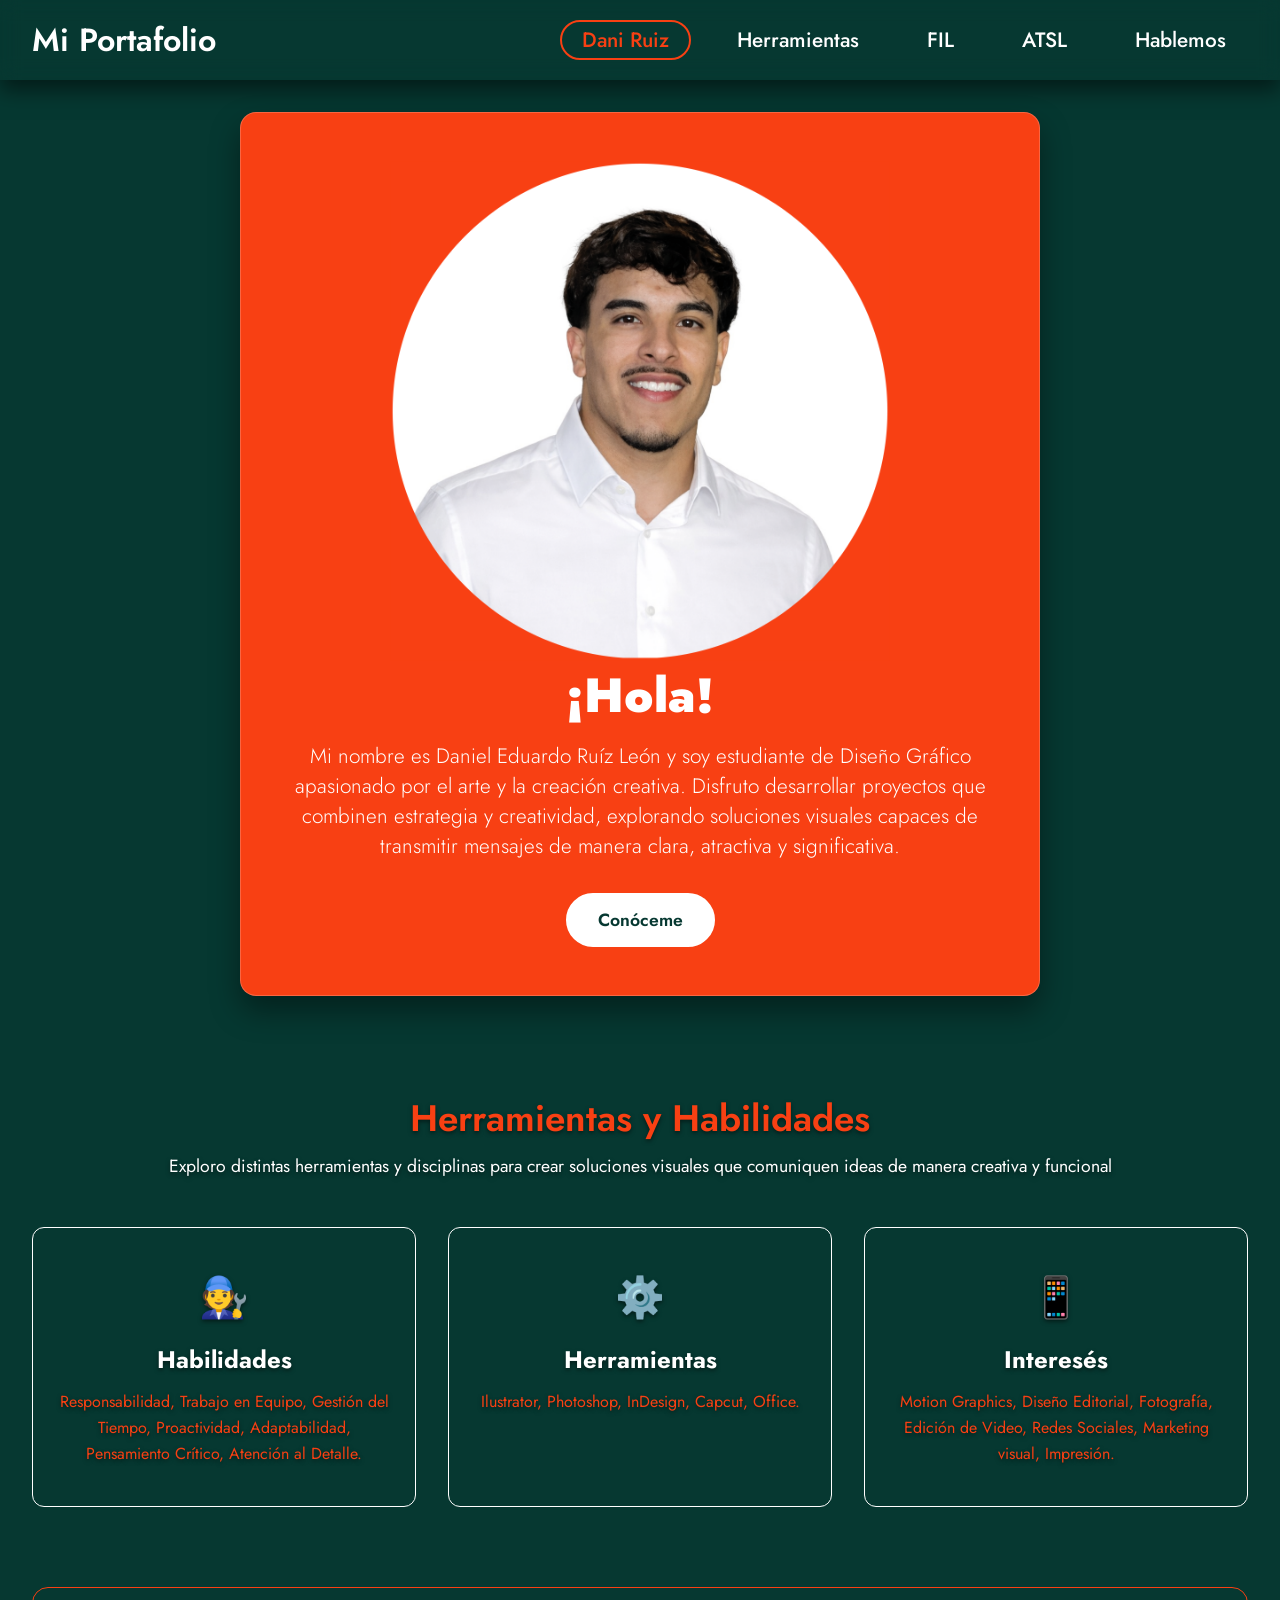
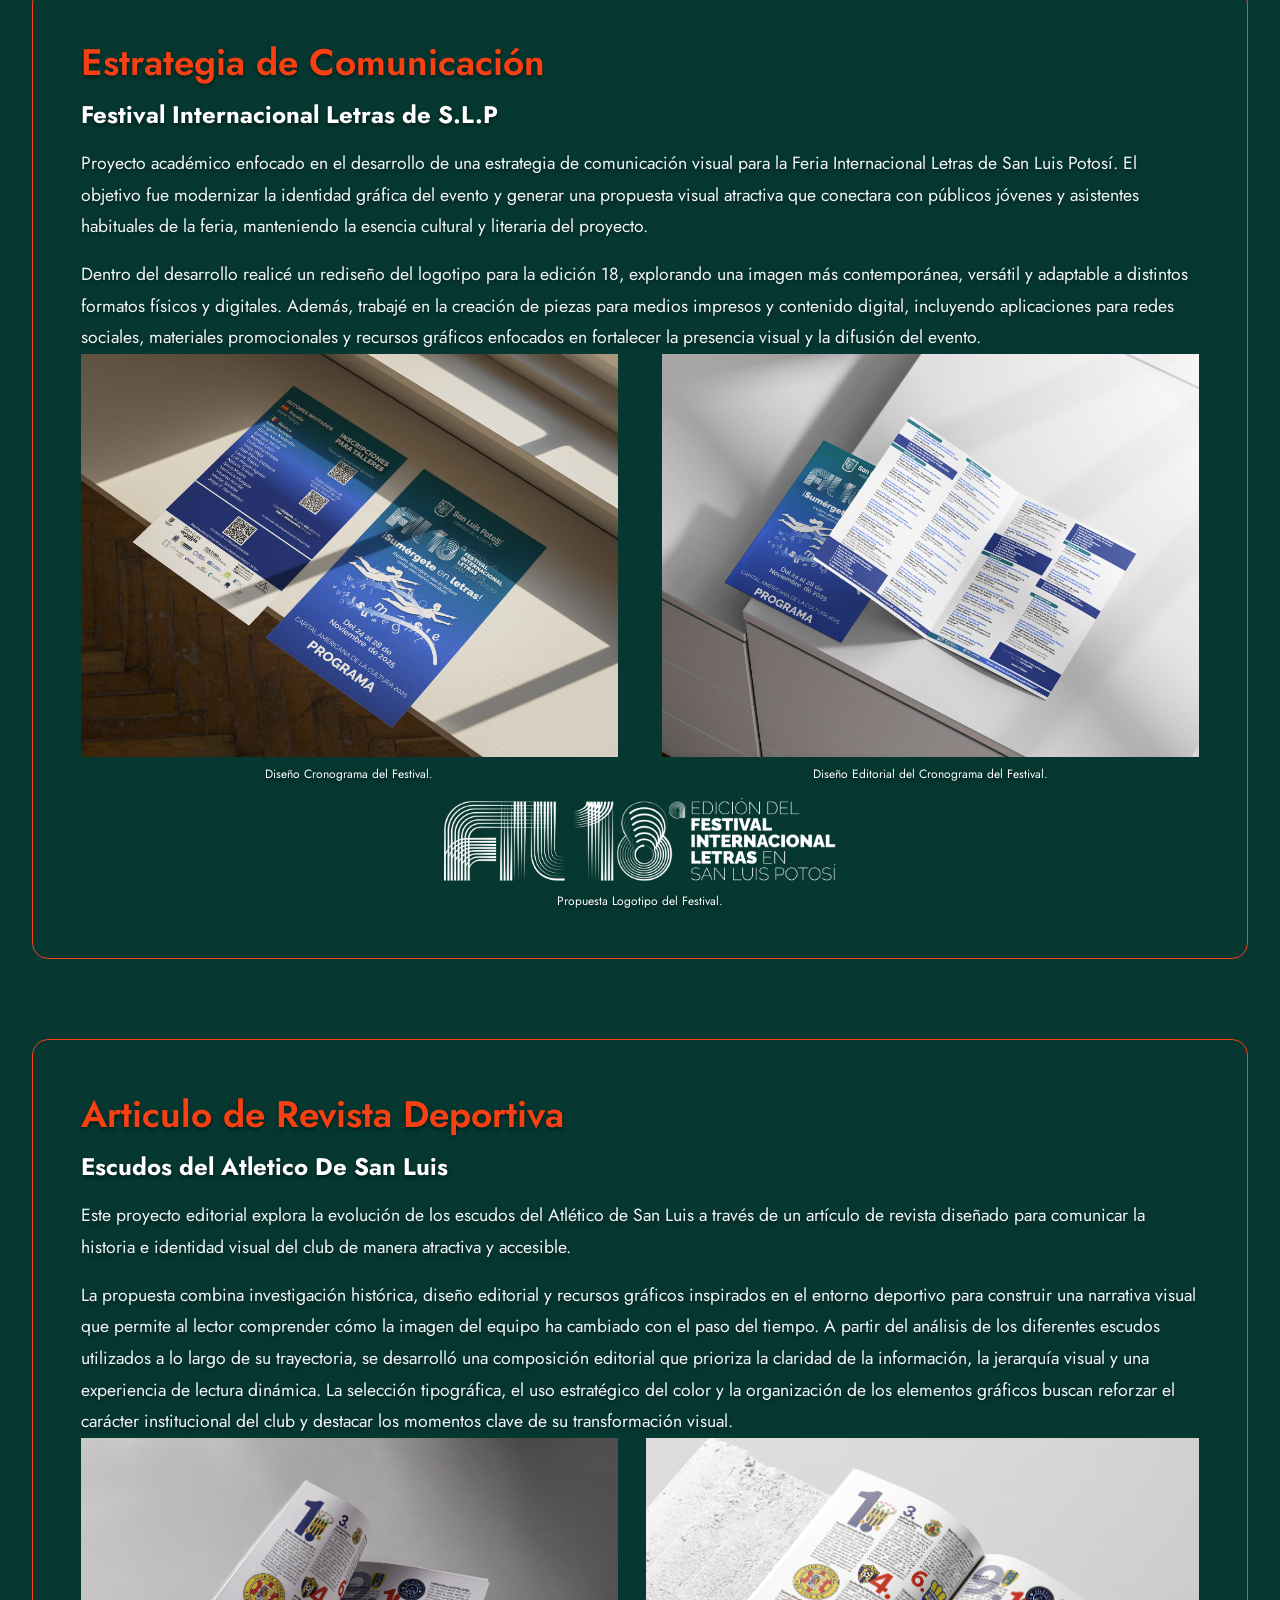
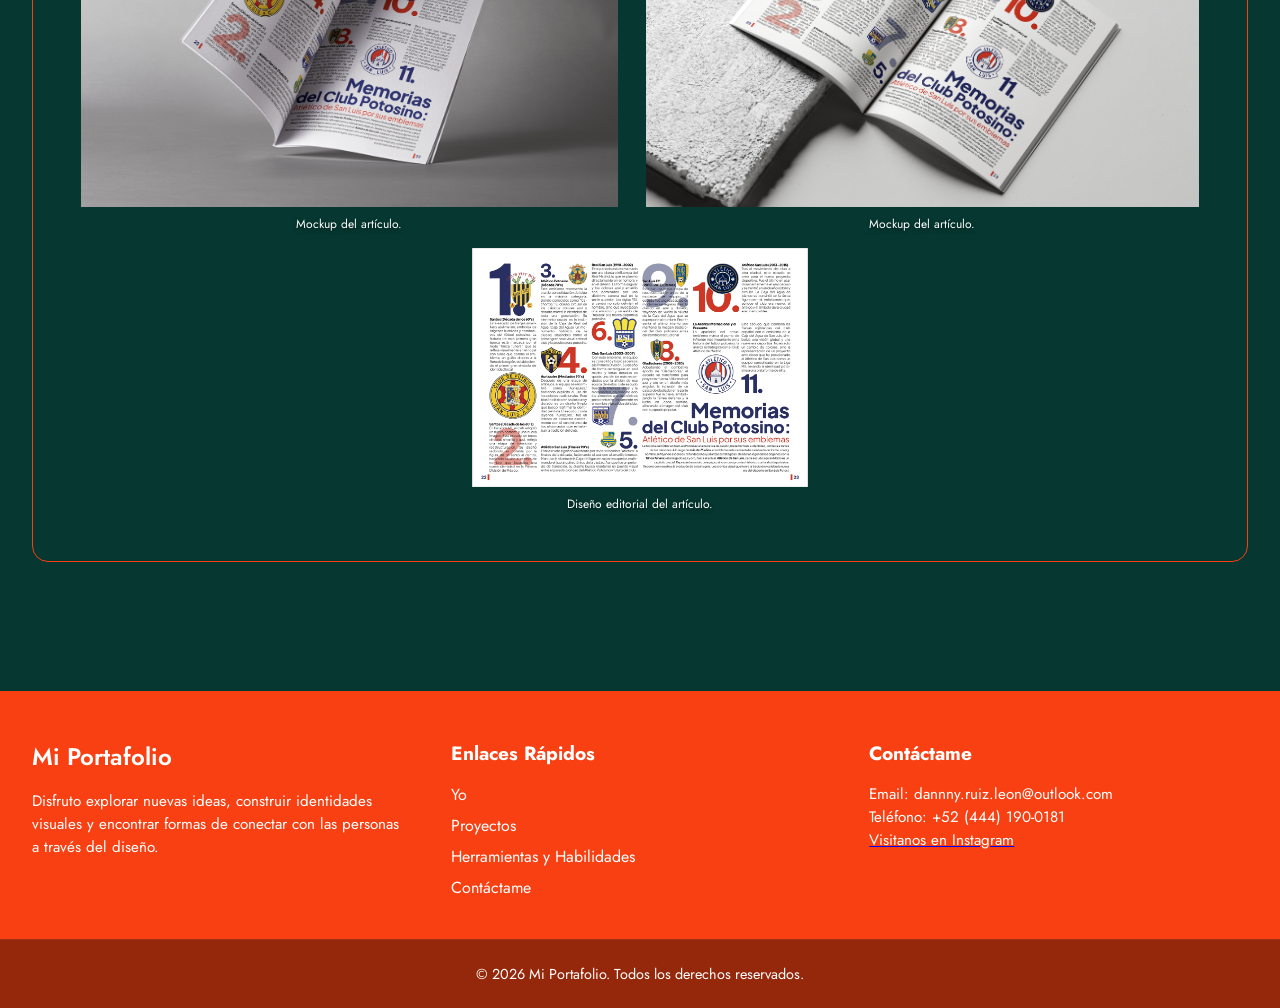
<file: index.html>
<!DOCTYPE html>
<html lang="es">
<head>
    <meta charset="UTF-8">
    <meta name="viewport" content="width=device-width, initial-scale=1.0">
    <title>Sitio Web Completo con Navegación Adaptativa</title>

    <!-- Enlace a la hoja de estilos CSS general -->
    <link rel="stylesheet" href="style.css">
</head>
<body>

    <!-- ==========================================
         HEADER / ENCABEZADO
         Contiene la barra de navegación (existente)
         y la sección Hero (banner principal de bienvenida).
         ========================================== -->
    <header class="site-header">
        
        <!-- BARRA DE NAVEGACIÓN (Estructura intacta) -->
        <nav class="navbar">
            <div class="navbar-container">
                <!-- Logotipo del sitio web -->
                <a href="index.html" class="navbar-logo">Mi Portafolio</a>
                
                <!-- Botón de menú hamburguesa para dispositivos móviles -->
                <button class="navbar-toggle" aria-label="Abrir menú">
                    <span class="bar"></span>
                    <span class="bar"></span>
                    <span class="bar"></span>
                </button>

                <!-- Menú principal con enlaces de navegación -->
                <ul class="navbar-menu">
                    <li> <a href="#" class="active"> Dani Ruiz </a> </li>
                    <li> <a href="#services"> Herramientas </a> </li>
                    <li> <a href="#about"> FIL </a> </li>
                    <li> <a href="#blog"> ATSL </a> </li>
                    <li> <a href="contacto.html"> Hablemos </a> </li>
                </ul>
            </div>
        </nav>

        <!-- SECCIÓN HERO
             Presentación visual de impacto justo debajo de la barra de navegación.
             Función: Captar la atención inmediata del visitante y ofrecer una acción directa (CTA). -->
        <div class="hero-container">
            <div class="hero-content">
                <!-- Título principal de la página -->
                <img src="YO.png">
                <div class= "foto-perfil">


                <h1 class="hero-title">¡Hola!</h1>
                <!-- Breve descripción o subtítulo persuasivo -->
                <p class="hero-subtitle">Mi nombre es Daniel Eduardo Ruíz León y soy estudiante de Diseño
Gráfico apasionado por el arte y la creación creativa. Disfruto desarrollar proyectos que combinen estrategia y creatividad, explorando soluciones visuales capaces de transmitir mensajes de manera clara, atractiva y significativa.</p>
                <!-- Botón de llamada a la acción (Call To Action) -->
                <a href="#services" class="hero-btn">Conóceme</a>
            </div>
        </div>

    </header>


    <!-- ==========================================
         MAIN / CONTENIDO PRINCIPAL
         Contenedor semántico principal del sitio web.
         Aloja el contenido relevante dividido en secciones.
         ========================================== -->
    <main class="main-content">

        <!-- SECCIÓN DE SERVICIOS / CARACTERÍSTICAS
             Función: Presentar los servicios o características clave en formato de cuadrícula (cards). -->
        <section id="services" class="content-section">
            <div class="section-header">
                <h2 class="section-title">Herramientas y Habilidades</h2>
                <p class="section-description">Exploro distintas herramientas y disciplinas para crear soluciones visuales que comuniquen ideas de manera creativa y funcional</p>
            </div>

            <!-- Cuadrícula flexible para organizar las tarjetas de información -->
            <div class="cards-grid">
                <!-- Tarjeta 1 -->
                <article class="card">
                    <div class="card-icon">🧑‍🔧</div>
                    <h3 class="card-title">Habilidades</h3>
                    <p class="card-text">
                        Responsabilidad,
                        Trabajo en Equipo,
                        Gestión del Tiempo,
                        Proactividad,
                        Adaptabilidad,
                        Pensamiento Crítico,
                        Atención al Detalle.
                    </p>
                </article>

                <!-- Tarjeta 2 -->
                <article class="card">
                    <div class="card-icon">⚙️</div>
                    <h3 class="card-title">Herramientas</h3>
                    <p class="card-text">Ilustrator, Photoshop, InDesign, Capcut, Office.</p>
                </article>

                <!-- Tarjeta 3 -->
                <article class="card">
                    <div class="card-icon">📱</div>
                    <h3 class="card-title">Interesés</h3>
                    <p class="card-text">Motion Graphics, Diseño Editorial, Fotografía, Edición de Video, Redes Sociales, Marketing visual, Impresión.</p>
                </article>
            </div>
        </section>


        <!-- SECCIÓN "ACERCA DE" / INFORMACIÓN
             Función: Ofrecer contexto adicional sobre la empresa o proyecto. -->
        <section id="about" class="content-section about-section">
            <div class="about-container">
                <div class="about-text">
                    <h2 class="section-title">Estrategia de Comunicación</h2>
                    <h1 class="subtitle">Festival Internacional Letras de S.L.P</h1>
                    <p>Proyecto académico enfocado en el desarrollo de una estrategia de comunicación visual para la Feria Internacional Letras de San Luis Potosí. El objetivo fue modernizar la identidad gráfica del evento y generar una propuesta visual atractiva que conectara con públicos jóvenes y asistentes habituales de la feria, manteniendo la esencia cultural y literaria del proyecto.</p>
                    <p>Dentro del desarrollo realicé un rediseño del logotipo para la edición 18, explorando una imagen más contemporánea, versátil y adaptable a distintos formatos físicos y digitales. Además, trabajé en la creación de piezas para medios impresos y contenido digital, incluyendo aplicaciones para redes sociales, materiales promocionales y recursos gráficos enfocados en fortalecer la presencia visual y la difusión del evento.</p>
                </div>
                <div class="imagen_principal">
                    <div style="text-align: center;">
                 
                <div class= "proyectos">
<div class="pie">
    <figure class="proyectos1">
        <img src="MOCKUPS (4).png" alt="Folleto del festival">
        <figcaption>
            Diseño Cronograma del Festival.
        </figcaption>
    </figure>

    <figure class="proyectos2">
        <img src="MOCKUPS (6).png" alt="Folleto del festival">
        <figcaption>
            Diseño Editorial del Cronograma del Festival.
        </figcaption>
    </figure>

    <figure class="proyectos3">
        <img src="FIL.png" alt="Folleto del festival">
        <figcaption>
            Propuesta Logotipo del Festival.
        </figcaption>
    </figure>
            </div>
           
              
        </section>
        
        <section id="blog" class="content-section about-section">
            <div class="about-container">
                <div class="about-text">
                    <h2 class="section-title">Articulo de Revista Deportiva</h2>
                    <h1 class="subtitle">Escudos del Atletico De San Luis</h1>
                    <p>Este proyecto editorial explora la evolución de los escudos del Atlético de San Luis a través de un artículo de revista diseñado para comunicar la historia e identidad visual del club de manera atractiva y accesible.</p>
                    <p>La propuesta combina investigación histórica, diseño editorial y recursos gráficos inspirados en el entorno deportivo para construir una narrativa visual que permite al lector comprender cómo la imagen del equipo ha cambiado con el paso del tiempo. A partir del análisis de los diferentes escudos utilizados a lo largo de su trayectoria, se desarrolló una composición editorial que prioriza la claridad de la información, la jerarquía visual y una experiencia de lectura dinámica. La selección tipográfica, el uso estratégico del color y la organización de los elementos gráficos buscan reforzar el carácter institucional del club y destacar los momentos clave de su transformación visual. </p>
                </div>
                    <div class="imagen_principal">
                    <div style="text-align: center;">


               <div class="pie2">

    <figure class="proyectos2-1">
        <img src="REVISTA MOCKUP 2.png" alt="Mockup de revista">
        <figcaption>Mockup del artículo.</figcaption>
    </figure>

    <figure class="proyectos2-2">
        <img src="MOCKUP 3.png" alt="Segundo mockup del artículo">
        <figcaption>Mockup del artículo.</figcaption>
    </figure>

    <figure class="proyectos2-3">
        <img src="ARTICULO DE REVISTA.png" alt="Diseño editorial del artículo">
        <figcaption>Diseño editorial del artículo.</figcaption>
    </figure>

</div>
        </section>



    </main>


    <!-- ==========================================
         FOOTER / PIE DE PÁGINA
         Función: Mostrar información de derechos, enlaces útiles y redes sociales.
         ========================================== -->
    <footer id="contact" class="site-footer">
        <div class="footer-container">
            <!-- Columna 1: Información de marca -->
            <div class="footer-col">
                <h4 class="footer-brand">Mi Portafolio</h4>
                <p class="footer-desc">Disfruto explorar nuevas ideas, construir identidades visuales y encontrar formas de conectar con las personas a través del diseño.</p>
            </div>

            <!-- Columna 2: Enlaces rápidos de navegación -->
            <div class="footer-col">
                <h5 class="footer-heading">Enlaces Rápidos</h5>
                <ul class="footer-links">
                    <li><a href="#">Yo</a></li>
                    <li><a href="#about">Proyectos</a></li>
                    <li><a href="#services">Herramientas y Habilidades</a></li>
                    <li><a href="#contact">Contáctame</a></li>
                </ul>
            </div>

            <!-- Columna 3: Información de contacto -->
            <div class="footer-col">
                <h5 class="footer-heading">Contáctame</h5>
                <p>Email: dannny.ruiz.leon@outlook.com</p>
                <p>Teléfono: +52 (444) 190-0181</p>
<a href="https://www.instagram.com/danylovz/" target="_blank"><p>Visitanos en Instagram</p></a>
            </div>
        </div>

        <!-- Barra inferior de derechos de autor -->
        <div class="footer-bottom">
            <p>&copy; 2026 Mi Portafolio. Todos los derechos reservados.</p>
        </div>
    </footer>

    <!-- Script de control del menú móvil -->
    <script src="script.js"></script>
</body>
</html>
</file>
<file: style.css>
/* ==========================================================================
IMPORTACIÓN DE FUENTES Y CONFIGURACIÓN GLOBAL
========================================================================== */
@import url('https://fonts.googleapis.com/css2?family=Fira+Sans:wght@300;400;500;600&family=Jost:ital,wght@0,100..900;1,100..900&family=Short+Stack&display=swap');

* {
  margin: 0;
  padding: 0;
  box-sizing: border-box;
}

body {
  font-family: "Jost", serif;
  min-height: 100vh;
  background-color: #063831;
  color: #063831;
}

/* ==========================================================================
BARRA DE NAVEGACIÓN
========================================================================== */
.navbar {
  display: flex;
  align-items: center;
  justify-content: center;
  height: 80px;
  width: 100%;
  position: sticky;
  top: 0;
  background: transparent;
  box-shadow: 0 10px 20px rgba(0, 0, 0, 0.5);
  backdrop-filter: blur(10px);
  z-index: 999;
}

.navbar-container {
  display: flex;
  align-items: center;
  justify-content: space-between;
  width: 100%;
  padding: 0 2rem;
  max-width: 1600px;
}

.navbar-logo {
  font-size: 2rem;
  font-weight: 600;
  color: #fff;
  text-decoration: none;
  cursor: pointer;
}

.navbar-container .navbar-menu {
  display: flex;
  text-align: center;
  gap: 1.5rem;
  list-style: none;
}

.navbar-container .navbar-menu li a {
  text-decoration: none;
  color:#fff;
  font-size: 1.3rem;
  font-weight: 500;
  padding: 3px 20px;
  border-radius: 20px;
  border: 2px solid transparent;
  white-space: nowrap;
  transition: all 0.3s ease;
}

.navbar-container .navbar-menu li a:hover,
.navbar-container .navbar-menu li a.active {
  color: #f84013;
  background: #f84013(188, 212, 229, 0.8);
  border: 2px solid #f84013;
}

.navbar-toggle {
  display: none;
  background: transparent;
  padding: 10px;
  border: none;
  cursor: pointer;
}

.bar {
  display: block;
  width: 25px;
  height: 3px;
  margin: 5px auto;
  background: #f84013;
  transition: all 0.3s ease-in-out;
}

/* ==========================================================================
SECCIÓN HEADER / HERO
========================================================================== */
.hero-container {
  display: flex;
  align-items: center;
  justify-content: center;
  min-height: calc(100vh - 80px);
  padding: 2rem;
  text-align: center;
  color: #fff;
}

.hero-content {
  max-width: 800px;
  padding: 3rem 2rem;
  background: #f84013;
  backdrop-filter: blur(8px);
  border-radius: 16px;
  border: 1px solid rgba(255, 255, 255, 0.2);
  box-shadow: 0 15px 30px rgba(0, 0, 0, 0.4);
}

.hero-title {
  font-size: 3rem;
  font-weight: 1000;
  margin-bottom: 1rem;
  line-height: 1.2;
}

.hero-subtitle {
  font-size: 1.3rem;
  font-weight: 300;
  margin-bottom: 2rem;
  color: #fff;
}

.hero-btn {
  display: inline-block;
  padding: 12px 30px;
  background: #fff;
  color: #063831;
  font-size: 1.1rem;
  font-weight: 600;
  text-decoration: none;
  border-radius: 30px;
  border: 2px solid #fff;
  transition: all 0.3s ease;
}

.hero-btn:hover {
  background: #fff;
  color: #f84013;
  transform: translateY(-3px);
  box-shadow: 0 10px 20px rgba(0, 0, 0, 0.3);
}

/* ==========================================================================
SECCIÓN MAIN / CONTENIDO PRINCIPAL
========================================================================== */
.main-content {
  max-width: 1400px;
  margin: 0 auto;
  padding: 4rem 2rem;
  display: flex;
  flex-direction: column;
  gap: 5rem;
  color: #fff;
  text-shadow: 0 2px 4px rgba(0,0,0,0.5);

}

.content-section {
  width: 100%;

}

.section-header {
  text-align: center;
  margin-bottom: 3rem;
}

.section-title {
  font-size: 2.3rem;
  font-weight: 600;
  margin-bottom: 0.5rem;
  text-shadow: 0 2px 4px rgba(0,0,0,0.5);
  color: #f84013;
}

.section-description {
  font-size: 1.1rem;
  color: #fff;
  text-shadow: 0 2px 4px rgba(0,0,0,0.5);

}

.cards-grid {
  display: grid;
  grid-template-columns: repeat(auto-fit, minmax(280px, 1fr));
  gap: 2rem;
  color: #063831;
}

.card {
  background: #063831;
  backdrop-filter: blur(10px);
  border: 1px solid #fff;
  padding: 2.5rem 1.5rem;
  border-radius: 12px;
  text-align: center;
  transition: transform 0.3s ease, box-shadow 0.3s ease;
  border-color: #fff
}

.card:hover {
  transform: translateY(-8px);
  box-shadow: 0 12px 25px #063831;
  border-color: #f84013;
  text-decoration-color: #f84013;
}

.card-icon {
  font-size: 2.5rem;
  margin-bottom: 1rem;
  color: #f84013;
}

.card-title {
  font-size: 1.5rem;
  margin-bottom: 0.8rem;
  color: #fff;
}

.card-text {
  font-size: 1rem;
  color: #f84013;
  line-height: 1.6;
}

.about-section {
  background: #063831;
  backdrop-filter: blur(10px);
  padding: 3rem;
  border-radius: 16px;
  border: 1px solid #f84013;
}

.about-text p {
  font-size: 1.1rem;
  line-height: 1.8;
  margin-top: 1rem;
  color: #f1f5f9;
}

/* ==========================================================================
SECCIÓN FOOTER / PIE DE PÁGINA
========================================================================== */
.site-footer {
  background: #f84013;
  backdrop-filter: blur(12px);
  border-top: 1px solid #063831;
  padding-top: 3rem;
  margin-top: 4rem;
}

.footer-container {
  max-width: 1400px;
  margin: 0 auto;
  padding: 0 2rem 2rem 2rem;
  display: grid;
  grid-template-columns: repeat(auto-fit, minmax(220px, 1fr));
  gap: 2.5rem;
  color: #fff;
}

.footer-col .footer-brand {
  font-size: 1.5rem;
  font-weight: 600;
  margin-bottom: 1rem;
  color: #fff;
}

.footer-col .footer-desc,
.footer-col p {
  font-size: 0.95rem;
  color: #fff;
  line-height: 1.5;
}

.footer-heading {
  font-size: 1.2rem;
  margin-bottom: 1rem;
  color: #fff;
}

.footer-links {
  list-style: none;
  color: #fff;
}

.footer-links li {
  margin-bottom: 0.5rem;
  color: #fff;
}

.footer-links a {
  color: #fff;
  text-decoration: none;
  transition: color 0.2s ease;
}

.footer-links a:hover {
  color: #fff;
}

.footer-bottom {
  text-align: center;
  padding: 1.5rem;
  background: rgba(0, 0, 0, 0.4);
  font-size: 0.9rem;
  color: #fff;
  border-top: 1px solid rgba(255, 255, 255, 0.05);
}

/* ==========================================================================
REGLAS RESPONSIVAS (MEDIA QUERIES)
========================================================================== */
@media (max-width: 880px) {
  .navbar {
    backdrop-filter: none;
    color: #fff;
  }

  .navbar-container .navbar-menu {
    display: none;
    flex-direction: column;
    align-items: flex-start;
    gap: 1.7rem !important;
    position: absolute;
    height: 100vh;
    width: 250px;
    top: 0;
    right: 0;
    padding: 5rem 1.5rem;
    box-shadow: 0 10px 10px rgba(0, 0, 0, 0.5);
    backdrop-filter: blur(10px);
    color: #fff;
  }

  .navbar-container .navbar-menu.active {
    display: flex;
    color: #fff;
  }

  .navbar-toggle {
    display: block;
    z-index: 999;
    color: #fff;

  }

  .navbar-toggle.active .bar:nth-child(2) {
    opacity: 0;
  }

  .navbar-toggle.active .bar:nth-child(1) {
    transform: translateY(8px) rotate(45deg);
  }

  .navbar-toggle.active .bar:nth-child(3) {
    transform: translateY(-8px) rotate(-45deg);
  }

  .hero-title {
    font-size: 2.3rem;
    color: #fff;

  }

  .hero-subtitle {
    font-size: 1.1rem;
    color: #fff;

  }

  .main-content {
    padding: 3rem 1.5rem;
    gap: 3.5rem;
        color: #fff;

  }

  .cards-grid {
    grid-template-columns: repeat(2, 1fr);
        color: #fff;

  }

  .about-section {
    padding: 2rem;
        color: #fff;

  }
}

@media (max-width: 720px) {
iframe {
  width: 400px;
  height: 300px;
      color: #fff;

}
}

@media (max-width: 480px) {
  .navbar-container {
    padding: 0 1rem;
        color: #fff;

  }

  iframe {
    width: 300px;
    height: 200px;
        color: #fff;

  }

  .navbar-logo {
    font-size: 1.7rem;
        color: #fff;

  }

  .navbar-container .navbar-menu li a {
    font-size: 1.2rem;
    padding: 3px 15px;
        color: #fff;

  }

  .hero-container {
    padding: 1rem;
        color: #fff;

  }

  .hero-content {
    padding: 2rem 1rem;
        color: #fff;

  }

  .hero-title {
    font-size: 1.8rem;
        color: #fff;

  }

  .hero-subtitle {
    font-size: 1rem;
        color: #fff;

  }

  .hero-btn {
    width: 100%;
    text-align: center;
        color: #fff;

  }

  .cards-grid {
    grid-template-columns: 1fr;
        color: #fff;

  }

  .section-title {
    font-size: 1.8rem;
        color: #fff;

  }

  .footer-container {
    grid-template-columns: 1fr;
    gap: 2rem;
    padding: 0 1.5rem 2rem 1.5rem;
        color: #fff;

  }
}

@media (max-width:410px) {
  iframe {
    display: none;
  }

}

img .foto-perfil{ 
    text-align: center;
    width: 300px;
    height: auto;
  }

  img { 
    text-align: center;
    width: 500px;
    height: auto;
  }

  img { 
    text-align: center;
    width: 500px;
    height: auto;
  }

.pie {
    display: flex;
    justify-content: flex-start;
    width: 100%;
}

.proyectos1 {
    width: 48%;
    margin: 0;
    text-align: center;
}

.proyectos1 img {
    width: 100%;
    height: auto;
    display: block;
}

.proyectos1 figcaption {
    font-size: 12px;
    text-align: center;
    margin-top: 8px;
    color: white;
}

.proyectos2 {
    width: 48%;
    margin: 0 0 0 auto;
    text-align: center;
}

.proyectos2 img {
    width: 100%;
    height: auto;
    display: block;
}

.proyectos2 figcaption {
    font-size: 12px;
    text-align: center;
    margin-top: 8px;
    color: white;
}
.pie {
    display: flex;
    justify-content: space-between;
    align-items: flex-start;
    gap: 10px;
    width: 100%;
}

.proyectos3 {
    width: 48%;
    margin: 15px auto 0 auto;
    text-align: center;
}

.proyectos3 img {
    width: 100%;
    height: auto;
    display: block;
}

.proyectos3 figcaption {
    font-size: 12px;
    text-align: center;
    margin-top: 8px;
    color: white;
}
.pie {
    display: flex;
    flex-wrap: wrap;
    justify-content: space-between;
    align-items: flex-start;
    gap: 15px 10px;
    width: 100%;
}

.proyectos1,
.proyectos2 {
    width: 48%;
    margin: 0;
}

.proyectos3 {
    width: 35%;
    margin: 0 auto;
    text-align: center;
}

/* CONTENEDOR DE LA SEGUNDA SECCIÓN */
.pie2 {
    display: flex;
    flex-wrap: wrap;
    justify-content: space-between;
    align-items: flex-start;
    gap: 15px 10px;
    width: 100%;
}

/* PRIMERA IMAGEN: IZQUIERDA */
.proyectos2-1 {
    width: 48%;
    margin: 0;
    text-align: center;
}

.proyectos2-1 img {
    width: 100%;
    height: auto;
    display: block;
}

.proyectos2-1 figcaption {
    font-size: 12px;
    text-align: center;
    margin-top: 8px;
    color: white;
}

/* SEGUNDA IMAGEN: DERECHA */
.proyectos2-2 {
    width: 49.5%;
    margin: 0;
    text-align: center;
}

.proyectos2-2 img {
    width: 100%;
    height: auto;
    display: block;
}

.proyectos2-2 figcaption {
    font-size: 12px;
    text-align: center;
    margin-top: 8px;
    color: white;
}

/* TERCERA IMAGEN: CENTRO ABAJO */
.proyectos2-3 {
    width: 30%;
    margin: 0 auto;
    text-align: center;
}

.proyectos2-3 img {
    width: 100%;
    height: auto;
    display: block;
}

.proyectos2-3 figcaption {
    font-size: 12px;
    text-align: center;
    margin-top: 8px;
    color: white;
}
</file>
